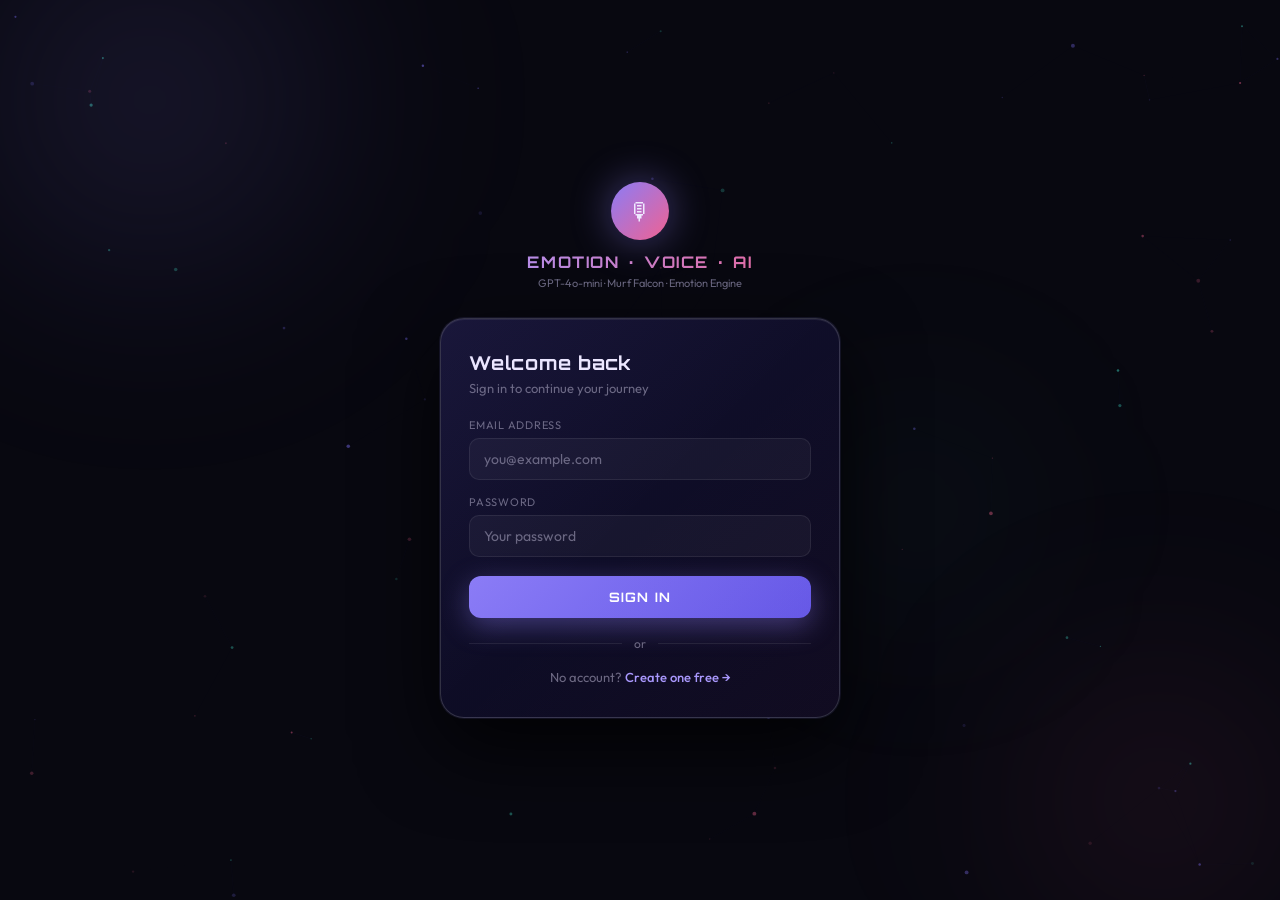
<file: frontend/bmi.html>
<!DOCTYPE html>
<html lang="en">
<head>
<meta charset="UTF-8"/><meta name="viewport" content="width=device-width, initial-scale=1.0"/>
<title>BMI & Health — Emotion Voice AI</title>
<link rel="stylesheet" href="style.css"/>
<style>
body{overflow-y:auto}
.bmi-grid{display:grid;grid-template-columns:1fr 1fr;gap:20px;margin-bottom:20px}
@media(max-width:640px){.bmi-grid{grid-template-columns:1fr}}
.bmi-form-card{padding:28px}
.calcbtn{width:100%;padding:13px;border-radius:12px;background:linear-gradient(135deg,var(--cyan),#2BA898);border:none;color:#04040f;font-family:var(--font-h);font-size:13px;font-weight:700;cursor:pointer;letter-spacing:.08em;transition:all .2s;box-shadow:0 8px 30px rgba(61,207,186,.3)}
.calcbtn:hover{transform:translateY(-2px);box-shadow:0 12px 40px rgba(61,207,186,.4)}
.bmi-result-card{padding:28px;display:flex;flex-direction:column;gap:16px}
.bval{font-family:var(--font-h);font-size:56px;font-weight:900;line-height:1}
.bcat{font-size:16px;font-weight:600;margin-top:4px}
.badv{font-size:13px;color:var(--muted);line-height:1.6}
.bmeter{height:8px;background:var(--bg3);border-radius:4px;overflow:hidden;margin-top:12px}
.bfill{height:100%;border-radius:4px;transition:width .8s cubic-bezier(.22,1,.36,1)}
.bscale{display:flex;justify-content:space-between;font-size:10px;color:var(--dim);margin-top:4px}
#rec-list{display:grid;grid-template-columns:repeat(auto-fit,minmax(180px,1fr));gap:12px}
.rcard{padding:16px;border-radius:14px;background:linear-gradient(145deg,rgba(20,18,50,.8),rgba(12,11,30,.9));border:1px solid var(--border);transition:all .25s}
.rcard:hover{border-color:rgba(61,207,186,.3);transform:translateY(-3px);box-shadow:0 12px 30px rgba(61,207,186,.1)}
.rcard .ri{font-size:24px;margin-bottom:8px}
.rcard .rt{font-size:12px;font-weight:600;margin-bottom:4px}
.rcard .rd{font-size:11px;color:var(--muted);line-height:1.5}
.lrec{color:var(--muted);font-size:12px;text-align:center;padding:30px;grid-column:1/-1;animation:sdotpulse 1.5s ease-in-out infinite}
.placeholder{display:flex;flex-direction:column;align-items:center;justify-content:center;height:100%;color:var(--muted);text-align:center;gap:12px;padding:30px 0}
</style>
</head>
<body>
<canvas id="bg-canvas"></canvas>
<div class="orb orb1"></div><div class="orb orb2"></div><div class="orb orb3"></div>

<nav class="top-nav">
  <a href="dashboard.html" class="back-btn">← Dashboard</a>
  <div>
    <div class="page-h" style="background:linear-gradient(90deg,var(--cyan),var(--v2));-webkit-background-clip:text;-webkit-text-fill-color:transparent;background-clip:text">BMI & HEALTH</div>
    <div style="font-size:11px;color:var(--muted);margin-top:2px">Calculate BMI + get AI-powered health recommendations</div>
  </div>
  <div class="nav-right" id="nav-user-area"></div>
</nav>

<div class="page-wrap page-wrap-md" style="position:relative;z-index:10">

  <div class="bmi-grid">
    <!-- Form -->
    <div class="card-3d bmi-form-card">
      <div class="sec-title" style="margin-bottom:20px">YOUR DETAILS</div>
      <div class="fg"><label>Weight (kg)</label><input type="number" id="wt" placeholder="e.g. 70" min="1"/></div>
      <div class="fg"><label>Height (cm)</label><input type="number" id="ht" placeholder="e.g. 175" min="50"/></div>
      <div class="fg"><label>Age</label><input type="number" id="ag" placeholder="e.g. 25" min="1"/></div>
      <div class="fg"><label>Gender</label>
        <select id="gn">
          <option value="not specified">Prefer not to say</option>
          <option value="male">Male</option>
          <option value="female">Female</option>
          <option value="other">Other</option>
        </select>
      </div>
      <button class="calcbtn" onclick="calcBMI()">CALCULATE + GET AI RECS</button>
    </div>

    <!-- Result -->
    <div class="card-3d bmi-result-card">
      <div id="bmi-placeholder" class="placeholder">
        <div style="font-size:52px;opacity:.25">⚖️</div>
        <div style="font-size:13px;line-height:1.6">Enter your details and click calculate to see your BMI score</div>
      </div>
      <div id="bmi-result" style="display:none">
        <div style="display:flex;align-items:baseline;gap:14px;flex-wrap:wrap">
          <div class="bval" id="bval">—</div>
          <div><div class="bcat" id="bcat">—</div><div class="badv" id="badv"></div></div>
        </div>
        <div class="bmeter"><div class="bfill" id="bfill"></div></div>
        <div class="bscale"><span>16</span><span>18.5</span><span>25</span><span>30</span><span>40+</span></div>
      </div>
    </div>
  </div>

  <!-- Recommendations -->
  <div class="card-3d" style="padding:24px">
    <div class="sec-title">AI RECOMMENDATIONS</div>
    <div id="rec-list">
      <div style="text-align:center;color:var(--muted);font-size:13px;padding:20px">Calculate your BMI to get personalized AI recommendations</div>
    </div>
  </div>

</div>

<script src="app.js"></script>
<script>
const user = Auth.require();
if(user) renderNav(user);
const email = user?.email;

const CMAP2={green:'#4ADE80',amber:'#F5A623',blue:'#60A5FA',red:'#F87171'};

async function calcBMI(){
  const w=parseFloat(document.getElementById('wt').value);
  const h=parseFloat(document.getElementById('ht').value);
  const a=parseInt(document.getElementById('ag').value)||25;
  const g=document.getElementById('gn').value;
  if(!w||!h){alert('Please enter weight and height.');return;}

  const res=await fetch('/api/bmi',{method:'POST',headers:{'Content-Type':'application/json'},body:JSON.stringify({weight_kg:w,height_cm:h})});
  const data=await res.json();
  if(data.error){alert(data.error);return;}

  document.getElementById('bmi-placeholder').style.display='none';
  document.getElementById('bmi-result').style.display='block';
  document.getElementById('bval').textContent=data.bmi;
  document.getElementById('bcat').textContent=data.category;
  document.getElementById('badv').textContent=data.advice;
  const col=CMAP2[data.color]||'#A594FF';
  document.getElementById('bval').style.color=col;
  document.getElementById('bcat').style.color=col;
  const pct=Math.min(100,Math.max(0,((data.bmi-15)/25)*100));
  document.getElementById('bfill').style.cssText=`width:${pct}%;background:${col}`;

  // Save
  if(email){
    const bmiData=Auth.getData(email,'bmi');
    bmiData.push({bmi:data.bmi,category:data.category,date:new Date().toLocaleDateString()});
    Auth.setData(email,'bmi',bmiData);
  }

  const rl=document.getElementById('rec-list');
  rl.innerHTML='<div class="lrec">Generating personalized recommendations…</div>';
  try{
    const rr=await fetch('/api/recommendations',{method:'POST',headers:{'Content-Type':'application/json'},body:JSON.stringify({bmi:data.bmi,category:data.category,age:a,gender:g})});
    const rd=await rr.json();
    rl.innerHTML='';
    rd.recommendations.forEach(r=>{const c=document.createElement('div');c.className='rcard';c.innerHTML=`<div class="ri">${r.icon}</div><div class="rt">${r.title}</div><div class="rd">${r.detail}</div>`;rl.appendChild(c);});
  }catch(e){rl.innerHTML='<div style="color:var(--muted);font-size:12px;grid-column:1/-1;padding:12px">Could not load recommendations.</div>';}
}
</script>
</body>
</html>
</file>
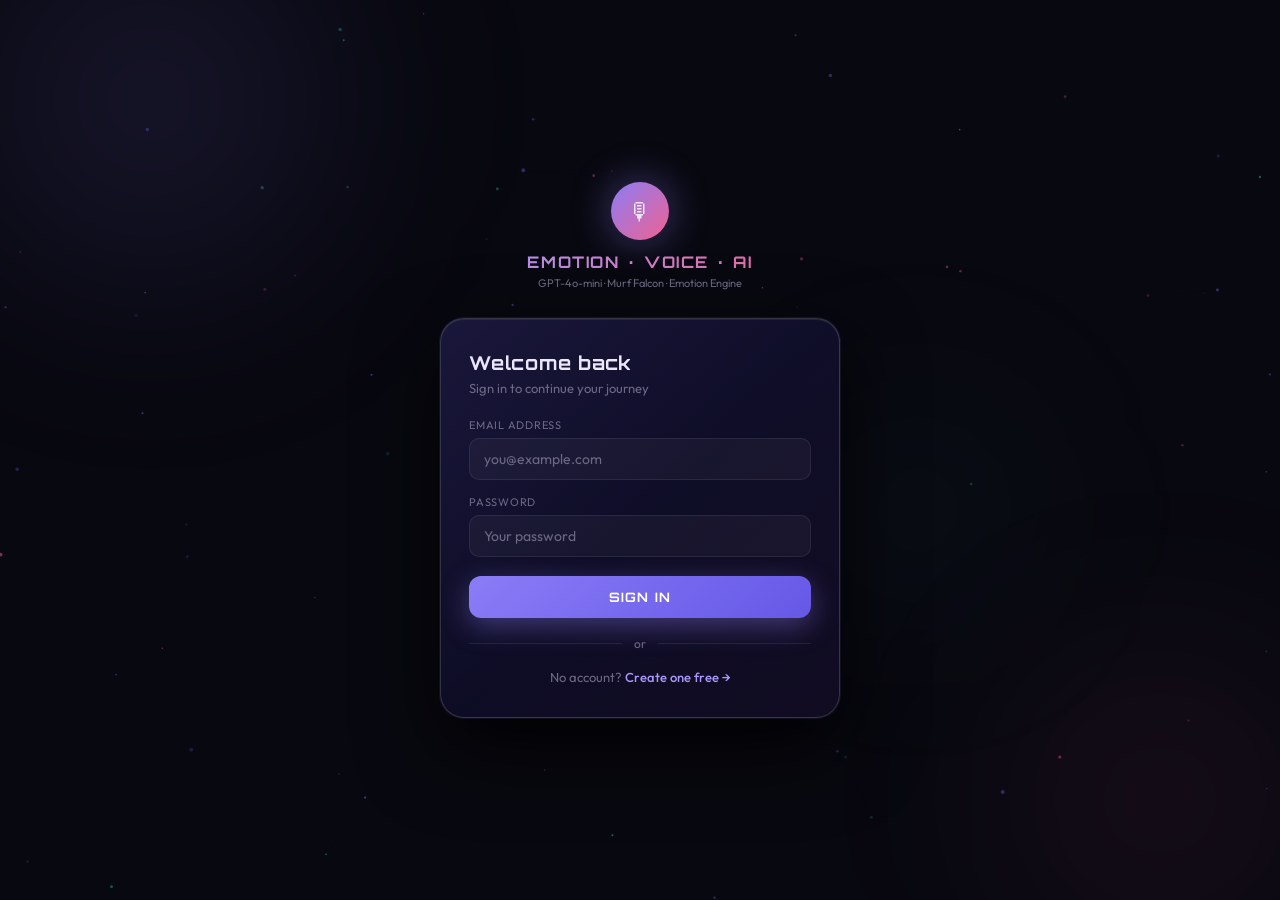
<file: frontend/chat.html>
<!DOCTYPE html>
<html lang="en">
<head>
<meta charset="UTF-8"/><meta name="viewport" content="width=device-width,initial-scale=1"/>
<title>Chat — Emotion Voice AI</title>
<link rel="stylesheet" href="style.css"/>
<style>
body{display:flex;flex-direction:column;height:100vh;overflow:hidden}
.chat-body{flex:1;display:flex;flex-direction:column;overflow:hidden;max-width:860px;width:100%;margin:0 auto;padding:0 16px}
.voice-toggle{display:flex;align-items:center;gap:6px;padding:5px 12px;border-radius:20px;border:1px solid var(--border);background:var(--glass);font-size:11px;color:var(--muted);cursor:pointer;transition:all .2s;user-select:none}
.voice-toggle.on{border-color:var(--cyan);color:var(--cyan);background:rgba(61,207,186,.1)}
.voice-toggle .vdot{width:6px;height:6px;border-radius:50%;background:var(--muted);transition:background .2s}
.voice-toggle.on .vdot{background:var(--cyan);box-shadow:0 0 6px var(--cyan)}
.voice-toggle.speaking{border-color:var(--rose);color:var(--rose);background:rgba(240,98,146,.1);animation:speakRing .8s ease-in-out infinite alternate}
@keyframes speakRing{from{box-shadow:0 0 0 0 rgba(240,98,146,.3)}to{box-shadow:0 0 0 4px rgba(240,98,146,0)}}
#emotion-strip{display:flex;gap:7px;padding:9px 0;overflow-x:auto;scrollbar-width:none;flex-shrink:0}
#emotion-strip::-webkit-scrollbar{display:none}
.e-pill{display:flex;align-items:center;gap:5px;padding:4px 12px;border-radius:20px;border:1px solid var(--border);background:var(--glass);font-size:11px;color:var(--muted);cursor:pointer;transition:all .2s;user-select:none;white-space:nowrap}
.e-pill:hover{border-color:var(--border-hi);color:var(--text)}
.e-pill.active{border-color:var(--v);color:var(--v2);background:rgba(139,124,246,.12)}
.e-pill .dot{width:5px;height:5px;border-radius:50%;flex-shrink:0}
#messages{flex:1;overflow-y:auto;padding:10px 0;display:flex;flex-direction:column;gap:12px;scrollbar-width:thin;scrollbar-color:var(--dim) transparent;min-height:0}
#messages::-webkit-scrollbar{width:3px}
#messages::-webkit-scrollbar-thumb{background:var(--dim);border-radius:2px}
.day-div{display:flex;align-items:center;gap:10px;flex-shrink:0}
.day-div::before,.day-div::after{content:'';flex:1;height:1px;background:var(--border)}
.day-div span{font-size:10px;color:var(--muted);letter-spacing:.08em;text-transform:uppercase;white-space:nowrap}
.msg-row{display:flex;gap:8px;align-items:flex-end;animation:msgIn .32s cubic-bezier(.22,1,.36,1)}
.msg-row.user{flex-direction:row-reverse}
@keyframes msgIn{from{opacity:0;transform:translateY(12px) scale(.97)}to{opacity:1;transform:none}}
.av{width:30px;height:30px;border-radius:50%;flex-shrink:0;display:flex;align-items:center;justify-content:center;font-size:13px}
.av.ai{background:linear-gradient(135deg,var(--v),var(--rose))}
.av.usr{background:var(--glass-b);border:1px solid var(--border)}
.mblock{display:flex;flex-direction:column;max-width:76%}
.msg-row.user .mblock{align-items:flex-end}
.bubble{padding:10px 15px;border-radius:16px;font-size:14px;line-height:1.65;word-break:break-word}
.user .bubble{background:linear-gradient(135deg,var(--v),#6358E8);color:#fff;border-bottom-right-radius:4px;box-shadow:0 4px 18px rgba(139,124,246,.3)}
.ai .bubble{background:linear-gradient(145deg,rgba(20,18,50,.9),rgba(14,13,38,.95));border:1px solid var(--border);border-bottom-left-radius:4px}
.ai.speaking-now .bubble{border-color:rgba(61,207,186,.4);box-shadow:0 0 14px rgba(61,207,186,.15)}
.mmeta{display:flex;align-items:center;gap:7px;margin-top:5px;padding:0 2px;flex-wrap:wrap}
.mmeta time{font-size:10px;color:var(--muted)}
.ebadge{font-size:10px;padding:2px 8px;border-radius:10px;border:1px solid;letter-spacing:.04em}
.cbar{height:3px;border-radius:2px;max-width:50px}
.speak-btn{display:flex;align-items:center;gap:4px;font-size:10px;padding:2px 9px;border-radius:10px;border:1px solid rgba(61,207,186,.35);color:var(--cyan);background:rgba(61,207,186,.07);cursor:pointer;transition:all .2s;user-select:none}
.speak-btn:hover{background:rgba(61,207,186,.15)}
.speak-btn.active{border-color:var(--rose);color:var(--rose);background:rgba(240,98,146,.08)}
.wbar{display:flex;gap:2px;align-items:center;height:12px;margin-top:6px;opacity:.35}
.wbar span{width:2px;border-radius:2px;background:var(--v);animation:wv 1.2s ease-in-out infinite}
@keyframes wv{0%,100%{height:3px}50%{height:11px}}
.ai.speaking-now .wbar{opacity:.8}
.ai.speaking-now .wbar span{background:var(--cyan)}
.typing-row{display:flex;gap:8px;align-items:flex-end;animation:msgIn .3s ease}
.tbubble{background:linear-gradient(145deg,rgba(20,18,50,.9),rgba(14,13,38,.95));border:1px solid var(--border);border-radius:16px;border-bottom-left-radius:4px;padding:13px 16px;display:flex;gap:5px;align-items:center}
.tbubble span{width:6px;height:6px;border-radius:50%;background:var(--muted);animation:tdot 1.2s ease-in-out infinite}
.tbubble span:nth-child(2){animation-delay:.18s}
.tbubble span:nth-child(3){animation-delay:.36s}
@keyframes tdot{0%,60%,100%{transform:translateY(0);opacity:.5}30%{transform:translateY(-6px);opacity:1}}
.err-bubble{background:rgba(240,98,146,.1);border:1px solid rgba(240,98,146,.3);color:var(--rose);padding:10px 14px;border-radius:16px;font-size:13px;max-width:76%}
#input-wrap{flex-shrink:0;padding:9px 0 14px;display:flex;flex-direction:column;gap:6px}
#voice-settings{display:flex;gap:10px;align-items:center;padding:6px 12px;background:rgba(14,13,38,.8);border:1px solid var(--border);border-radius:12px;flex-wrap:wrap}
#voice-settings label{font-size:10px;color:var(--muted);letter-spacing:.05em}
#voice-settings select,#voice-settings input[type=range]{background:rgba(255,255,255,.05);border:1px solid var(--border);border-radius:6px;color:var(--text);font-family:var(--font-b);font-size:11px;padding:3px 8px;outline:none}
#voice-settings input[type=range]{padding:0;width:70px;accent-color:var(--v)}
.vs-group{display:flex;align-items:center;gap:5px}
.vs-val{font-size:10px;color:var(--cyan);min-width:24px}
.irow{display:flex;gap:8px;align-items:center;background:linear-gradient(145deg,rgba(20,18,50,.9),rgba(12,11,35,.95));border:1px solid var(--border);border-radius:28px;padding:7px 7px 7px 16px;transition:border-color .2s;box-shadow:0 4px 20px rgba(0,0,0,.3)}
.irow:focus-within{border-color:var(--v);box-shadow:0 4px 20px rgba(0,0,0,.3),0 0 0 3px rgba(139,124,246,.1)}
#msg-input{flex:1;background:transparent;border:none;outline:none;color:var(--text);font-family:var(--font-b);font-size:14px;line-height:1.5;resize:none;max-height:90px;min-height:22px}
#msg-input::placeholder{color:var(--muted)}
#msg-input:disabled{opacity:.4}
.ibtn{width:34px;height:34px;border-radius:50%;flex-shrink:0;display:flex;align-items:center;justify-content:center;cursor:pointer;transition:all .2s;border:none;background:none}
.ibtn.mic{background:var(--glass-b);border:1px solid var(--border);color:var(--muted)}
.ibtn.mic:hover{border-color:var(--rose);color:var(--rose)}
.ibtn.mic.recording{background:rgba(240,98,146,.2);border-color:var(--rose);color:var(--rose);animation:mpulse 1s ease infinite}
@keyframes mpulse{0%,100%{box-shadow:0 0 0 0 rgba(240,98,146,.4)}50%{box-shadow:0 0 0 7px rgba(240,98,146,0)}}
.ibtn.send{background:linear-gradient(135deg,var(--v),var(--rose));box-shadow:0 4px 14px rgba(139,124,246,.5)}
.ibtn.send:hover{transform:scale(1.08)}
.ibtn.send:active{transform:scale(.94)}
.ibtn.send:disabled{opacity:.35;cursor:not-allowed;transform:none;box-shadow:none}
.ibtn.send svg{fill:#fff}
.ifooter{display:flex;justify-content:space-between;font-size:10px;color:var(--dim);padding:0 4px}
.murf-badge{font-size:10px;padding:2px 8px;border-radius:10px;border:1px solid rgba(61,207,186,.35);color:var(--cyan);background:rgba(61,207,186,.07)}
</style>
</head>
<body>
<canvas id="bg-canvas"></canvas>
<div class="orb orb1"></div><div class="orb orb2"></div><div class="orb orb3"></div>

<nav class="top-nav">
  <a href="dashboard.html" class="back-btn">← Dashboard</a>
  <span style="font-family:var(--font-h);font-size:13px;font-weight:700;letter-spacing:.08em;background:linear-gradient(90deg,var(--v2),var(--rose));-webkit-background-clip:text;-webkit-text-fill-color:transparent;background-clip:text">EMOTION CHAT</span>
  <div class="nav-right">
    <div class="voice-toggle" id="voice-toggle" onclick="toggleVoice()">
      <div class="vdot"></div><span id="vtxt">Voice Off</span>
    </div>
    <div class="status-pill"><div class="sdot" id="sdot"></div><span id="stext">Connecting...</span></div>
    <button class="hbtn2" onclick="clearChat()">Clear</button>
  </div>
</nav>

<div class="chat-body">
  <div id="emotion-strip">
    <div class="e-pill active"><div class="dot" style="background:#A899FF"></div>All</div>
    <div class="e-pill"><div class="dot" style="background:#F9D849"></div>Happy</div>
    <div class="e-pill"><div class="dot" style="background:#4DD9C0"></div>Calm</div>
    <div class="e-pill"><div class="dot" style="background:#6C7EE1"></div>Sad</div>
    <div class="e-pill"><div class="dot" style="background:#F06292"></div>Anxious</div>
    <div class="e-pill"><div class="dot" style="background:#FF6B6B"></div>Angry</div>
    <div class="e-pill"><div class="dot" style="background:#A78BFA"></div>Curious</div>
  </div>
  <div id="messages"></div>
  <div id="input-wrap">
    <div id="voice-settings" style="display:none">
      <div class="vs-group"><label>VOICE</label><select id="voice-select" onchange="TTS.selectedIdx=parseInt(this.value)"></select></div>
      <div class="vs-group"><label>RATE</label><input type="range" id="rate-slider" min="0.6" max="1.6" step="0.1" value="0.95" oninput="document.getElementById('rate-val').textContent=this.value"/><span class="vs-val" id="rate-val">0.95</span></div>
      <div class="vs-group"><label>PITCH</label><input type="range" id="pitch-slider" min="0.5" max="1.8" step="0.1" value="1.05" oninput="document.getElementById('pitch-val').textContent=this.value"/><span class="vs-val" id="pitch-val">1.05</span></div>
      <div class="vs-group" style="margin-left:auto"><button onclick="TTS.speak('Hello testing voice','neutral')" style="background:rgba(139,124,246,.15);border:1px solid rgba(139,124,246,.3);border-radius:8px;color:var(--v2);font-size:11px;padding:4px 10px;cursor:pointer;font-family:var(--font-b)">Test</button></div>
    </div>
    <div class="irow">
      <textarea id="msg-input" rows="1" placeholder="Express yourself... I'll sense your emotion"></textarea>
      <button class="ibtn mic" id="mic-btn"><svg width="14" height="14" viewBox="0 0 24 24" fill="currentColor"><path d="M12 1a4 4 0 0 1 4 4v7a4 4 0 0 1-8 0V5a4 4 0 0 1 4-4zm0 2a2 2 0 0 0-2 2v7a2 2 0 0 0 4 0V5a2 2 0 0 0-2-2zm7 8a1 1 0 0 1 .993.883L20 12a8 8 0 0 1-7 7.938V22h3a1 1 0 1 1 0 2H8a1 1 0 1 1 0-2h3v-2.062A8 8 0 0 1 4 12a1 1 0 1 1 2 0 6 6 0 0 0 12 0 1 1 0 0 1 1-1z"/></svg></button>
      <button class="ibtn send" id="send-btn"><svg width="14" height="14" viewBox="0 0 24 24"><path d="M2.01 21L23 12 2.01 3 2 10l15 2-15 2z"/></svg></button>
    </div>
    <div class="ifooter"><span>Enter to send · Shift+Enter new line</span><span id="hcount" style="color:var(--muted)"></span></div>
  </div>
</div>

<script src="app.js"></script>
<script>
const user=Auth.require();if(!user)throw '';
const email=user.email;
let chatData=Auth.getData(email,'chat');
let msgCount=0,isLoading=false,murfReady=false;
const msgsEl=document.getElementById('messages');

function setLoading(v){isLoading=v;document.getElementById('send-btn').disabled=v;document.getElementById('msg-input').disabled=v;}

function toggleVoice(){
  TTS.enabled=!TTS.enabled;
  const tog=document.getElementById('voice-toggle');
  tog.classList.toggle('on',TTS.enabled);
  document.getElementById('vtxt').textContent=TTS.enabled?'Voice On':'Voice Off';
  document.getElementById('voice-settings').style.display=TTS.enabled&&!murfReady?'flex':'none';
  if(TTS.enabled&&!TTS.voices.length)TTS.loadVoices().then(()=>TTS.populateSelect());
  if(!TTS.enabled)TTS.stop();
}

async function checkStatus(){
  try{
    const r=await fetch('/api/status');const d=await r.json();
    document.getElementById('sdot').className='sdot'+(d.openai?'':' warn');
    document.getElementById('stext').textContent=d.openai?d.model:'Fallback';
    murfReady=d.murf||false;
    if(murfReady){
      document.getElementById('vtxt').textContent='Murf Falcon';
      document.getElementById('voice-toggle').style.borderColor='rgba(61,207,186,.5)';
    }
  }catch(e){
    document.getElementById('sdot').className='sdot off';
    document.getElementById('stext').textContent='Offline';
  }
}

function addDivider(){const d=document.createElement('div');d.className='day-div';d.innerHTML='<span>'+today()+'</span>';msgsEl.appendChild(d);}

function addMsg(text,role,emotion,confidence,autoSpeak,audioB64,voiceStyle){
  const row=document.createElement('div');row.className='msg-row '+role;
  const av=document.createElement('div');av.className='av '+(role==='ai'?'ai':'usr');av.textContent=role==='ai'?'🤖':'👤';
  const block=document.createElement('div');block.className='mblock';
  const bubble=document.createElement('div');bubble.className='bubble';bubble.textContent=text;
  if(role==='ai'){const w=document.createElement('div');w.className='wbar';w.innerHTML=waveHTML(8);bubble.appendChild(w);}
  const meta=document.createElement('div');meta.className='mmeta';
  const t=document.createElement('time');t.textContent=fmt(new Date());meta.appendChild(t);
  if(emotion){
    const c=EC[emotion]||'#A594FF';
    const badge=document.createElement('span');badge.className='ebadge';badge.style.cssText='color:'+c+';border-color:'+c+'40;background:'+c+'15';badge.textContent=emotion;meta.appendChild(badge);
    if(confidence){const bar=document.createElement('div');bar.className='cbar';bar.style.cssText='width:'+Math.round(confidence*100)+'%;background:'+c+'60;height:3px;border-radius:2px';meta.appendChild(bar);}
  }
  if(voiceStyle){const mb=document.createElement('span');mb.className='murf-badge';mb.textContent='Murf: '+voiceStyle;meta.appendChild(mb);}
  if(role==='ai'){
    const spk=document.createElement('button');spk.className='speak-btn';
    spk.innerHTML='<svg width="10" height="10" viewBox="0 0 24 24" fill="currentColor"><path d="M3 9v6h4l5 5V4L7 9H3zm13.5 3c0-1.77-1.02-3.29-2.5-4.03v8.05c1.48-.73 2.5-2.25 2.5-4.02z"/></svg> Speak';
    let currentAudio=null;
    spk.onclick=()=>{
      if(audioB64){
        if(currentAudio){currentAudio.pause();currentAudio=null;spk.innerHTML='<svg width="10" height="10" viewBox="0 0 24 24" fill="currentColor"><path d="M3 9v6h4l5 5V4L7 9H3zm13.5 3c0-1.77-1.02-3.29-2.5-4.03v8.05c1.48-.73 2.5-2.25 2.5-4.02z"/></svg> Speak';spk.classList.remove('active');row.classList.remove('speaking-now');document.getElementById('voice-toggle').classList.remove('speaking');}
        else{currentAudio=new Audio('data:audio/mp3;base64,'+audioB64);spk.innerHTML='<svg width="10" height="10" viewBox="0 0 24 24" fill="currentColor"><path d="M6 19h4V5H6v14zm8-14v14h4V5h-4z"/></svg> Stop';spk.classList.add('active');row.classList.add('speaking-now');document.getElementById('voice-toggle').classList.add('speaking');currentAudio.onended=()=>{spk.innerHTML='<svg width="10" height="10" viewBox="0 0 24 24" fill="currentColor"><path d="M3 9v6h4l5 5V4L7 9H3zm13.5 3c0-1.77-1.02-3.29-2.5-4.03v8.05c1.48-.73 2.5-2.25 2.5-4.02z"/></svg> Speak';spk.classList.remove('active');row.classList.remove('speaking-now');document.getElementById('voice-toggle').classList.remove('speaking');currentAudio=null;};currentAudio.play();}
      } else {
        if(TTS.speaking){TTS.stop();spk.innerHTML='<svg width="10" height="10" viewBox="0 0 24 24" fill="currentColor"><path d="M3 9v6h4l5 5V4L7 9H3zm13.5 3c0-1.77-1.02-3.29-2.5-4.03v8.05c1.48-.73 2.5-2.25 2.5-4.02z"/></svg> Speak';spk.classList.remove('active');row.classList.remove('speaking-now');document.getElementById('voice-toggle').classList.remove('speaking');}
        else{spk.innerHTML='<svg width="10" height="10" viewBox="0 0 24 24" fill="currentColor"><path d="M6 19h4V5H6v14zm8-14v14h4V5h-4z"/></svg> Stop';spk.classList.add('active');row.classList.add('speaking-now');document.getElementById('voice-toggle').classList.add('speaking');TTS.speak(text,emotion||'neutral',null,()=>{spk.innerHTML='<svg width="10" height="10" viewBox="0 0 24 24" fill="currentColor"><path d="M3 9v6h4l5 5V4L7 9H3zm13.5 3c0-1.77-1.02-3.29-2.5-4.03v8.05c1.48-.73 2.5-2.25 2.5-4.02z"/></svg> Speak';spk.classList.remove('active');row.classList.remove('speaking-now');document.getElementById('voice-toggle').classList.remove('speaking');});}
      }
    };
    meta.appendChild(spk);
  }
  block.appendChild(bubble);block.appendChild(meta);row.appendChild(av);row.appendChild(block);msgsEl.appendChild(row);msgsEl.scrollTop=msgsEl.scrollHeight;
  if(autoSpeak&&TTS.enabled&&role==='ai'&&!audioB64){setTimeout(()=>meta.querySelector('.speak-btn')?.click(),200);}
  if(audioB64&&TTS.enabled&&role==='ai'){setTimeout(()=>meta.querySelector('.speak-btn')?.click(),200);}
}

function addError(text){const row=document.createElement('div');row.className='msg-row ai';const av=document.createElement('div');av.className='av ai';av.textContent='!';const e=document.createElement('div');e.className='err-bubble';e.textContent=text;row.appendChild(av);row.appendChild(e);msgsEl.appendChild(row);msgsEl.scrollTop=msgsEl.scrollHeight;}
function showTyping(){const r=document.createElement('div');r.className='typing-row';r.id='typing';const av=document.createElement('div');av.className='av ai';av.textContent='🤖';const tb=document.createElement('div');tb.className='tbubble';tb.innerHTML='<span></span><span></span><span></span>';r.appendChild(av);r.appendChild(tb);msgsEl.appendChild(r);msgsEl.scrollTop=msgsEl.scrollHeight;}
function removeTyping(){document.getElementById('typing')?.remove();}

async function sendMsg(){
  const inp=document.getElementById('msg-input');
  const text=inp.value.trim();
  if(!text||isLoading)return;
  if(msgCount===0)addDivider();
  const timeStr=fmt(new Date());
  addMsg(text,'user',null,null,false,null,null);
  inp.value='';inp.style.height='auto';msgCount++;setLoading(true);showTyping();
  try{
    const res=await fetch('/api/chat',{method:'POST',headers:{'Content-Type':'application/json'},body:JSON.stringify({message:text,tts:TTS.enabled})});
    const data=await res.json();removeTyping();
    if(!res.ok){addError(data.error||'Something went wrong.');}
    else{
      addMsg(data.reply,'ai',data.emotion,data.confidence,true,data.audio_base64||null,data.voice_style||null);
      document.getElementById('hcount').textContent=data.history_len+' exchange'+(data.history_len!==1?'s':'')+' in memory';
      chatData.push({role:'user',content:text,emotion:data.emotion,time:timeStr});
      chatData.push({role:'ai',content:data.reply,emotion:data.emotion,confidence:data.confidence,time:timeStr});
      Auth.setData(email,'chat',chatData);
      murfReady=data.murf_ready||false;
    }
  }catch(e){removeTyping();addError('Cannot reach server. Is Flask running on port 5000?');}
  finally{setLoading(false);}
}
window.sendMsg=sendMsg;

function clearChat(){
  TTS.stop();fetch('/api/chat/clear',{method:'POST'}).catch(()=>{});
  msgsEl.innerHTML='';msgCount=0;document.getElementById('hcount').textContent='';
  setTimeout(()=>{addDivider();addMsg("Chat cleared! What's on your mind?",'ai','calm',.9,true,null,null);msgCount++;},200);
}

document.getElementById('msg-input').addEventListener('input',function(){this.style.height='auto';this.style.height=Math.min(this.scrollHeight,90)+'px';});
document.getElementById('msg-input').addEventListener('keydown',e=>{if(e.key==='Enter'&&!e.shiftKey){e.preventDefault();sendMsg();}});
document.getElementById('send-btn').addEventListener('click',sendMsg);
document.getElementById('mic-btn').addEventListener('click',()=>SR.toggle());
document.querySelectorAll('.e-pill').forEach(p=>{p.addEventListener('click',()=>{document.querySelectorAll('.e-pill').forEach(x=>x.classList.remove('active'));p.classList.add('active');});});

SR.init();
TTS.loadVoices().then(()=>TTS.populateSelect());
checkStatus();
setTimeout(()=>{addDivider();addMsg('Welcome back, '+user.name.split(' ')[0]+'! I detect your emotion and respond with care. Enable Voice above to hear Murf Falcon speak.','ai','warm',.95,false,null,null);msgCount++;},400);
</script>
</body>
</html>
</file>
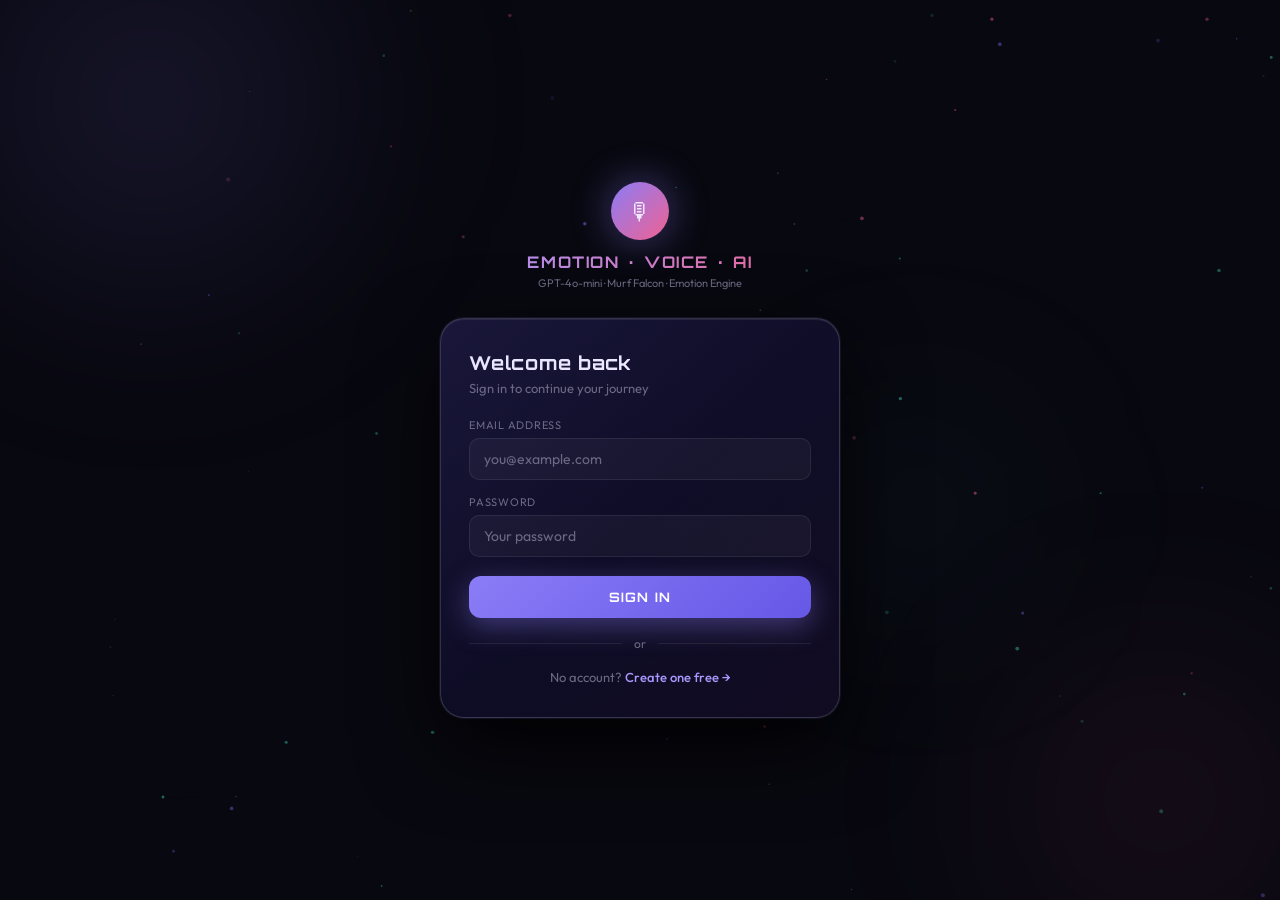
<file: frontend/history.html>
<!DOCTYPE html>
<html lang="en">
<head>
<meta charset="UTF-8"/><meta name="viewport" content="width=device-width, initial-scale=1.0"/>
<title>Emotion History — Emotion Voice AI</title>
<link rel="stylesheet" href="style.css"/>
<style>
body{overflow-y:auto}
.emotion-chart{display:grid;grid-template-columns:repeat(auto-fit,minmax(130px,1fr));gap:12px;margin-bottom:24px}
.echart-card{padding:18px;border-radius:16px;background:linear-gradient(145deg,rgba(20,18,50,.8),rgba(12,11,30,.9));border:1px solid var(--border);text-align:center;transition:all .25s;cursor:default}
.echart-card:hover{transform:translateY(-4px);box-shadow:0 12px 30px rgba(0,0,0,.3)}
.ec-emoji{font-size:28px;margin-bottom:8px}
.ec-name{font-size:12px;font-weight:500;margin-bottom:4px;text-transform:capitalize}
.ec-count{font-family:var(--font-h);font-size:22px;font-weight:700}
.ec-bar{height:4px;border-radius:2px;margin-top:8px}

.hist-item{display:flex;gap:16px;padding:16px 0;border-bottom:1px solid var(--border);animation:msgIn .3s ease}
@keyframes msgIn{from{opacity:0;transform:translateY(8px)}to{opacity:1;transform:none}}
.hist-item:last-child{border:none}
.hist-dot{width:12px;height:12px;border-radius:50%;flex-shrink:0;margin-top:4px}
.hist-meta{display:flex;align-items:center;gap:8px;margin-bottom:6px;flex-wrap:wrap}
.hist-time{font-size:11px;color:var(--muted)}
.hist-emo{font-size:10px;padding:2px 8px;border-radius:10px;border:1px solid;letter-spacing:.04em}
.hist-q{font-size:13px;color:var(--muted);margin-bottom:4px}
.hist-q span{color:var(--text)}
.hist-a{font-size:13px;line-height:1.6;color:var(--muted)}
.clear-hist-btn{padding:8px 18px;border-radius:10px;border:1px solid rgba(240,96,138,.3);background:rgba(240,96,138,.08);color:var(--rose);font-size:12px;cursor:pointer;font-family:var(--font-b);transition:all .2s}
.clear-hist-btn:hover{background:rgba(240,96,138,.15);border-color:var(--rose)}
.stat-bar{height:6px;background:var(--bg3);border-radius:3px;overflow:hidden;margin-top:8px}
.stat-fill{height:100%;border-radius:3px;transition:width 1s ease}
</style>
</head>
<body>
<canvas id="bg-canvas"></canvas>
<div class="orb orb1"></div><div class="orb orb2"></div><div class="orb orb3"></div>

<nav class="top-nav">
  <a href="dashboard.html" class="back-btn">← Dashboard</a>
  <div style="flex:1">
    <div class="page-h" style="background:linear-gradient(90deg,var(--rose),var(--amber));-webkit-background-clip:text;-webkit-text-fill-color:transparent;background-clip:text">EMOTION HISTORY</div>
    <div style="font-size:11px;color:var(--muted);margin-top:2px">Your emotional journey and conversation patterns</div>
  </div>
  <div class="nav-right">
    <button class="clear-hist-btn" onclick="clearHistory()">Clear History</button>
    <div id="nav-user-area" style="display:flex;align-items:center;gap:8px"></div>
  </div>
</nav>

<div class="page-wrap" style="position:relative;z-index:10">

  <!-- Emotion chart cards -->
  <div class="sec-title">EMOTION BREAKDOWN</div>
  <div class="emotion-chart" id="emo-chart">
    <div style="grid-column:1/-1;text-align:center;color:var(--muted);font-size:13px;padding:20px">No emotion data yet — start chatting!</div>
  </div>

  <!-- Timeline -->
  <div class="card-3d" style="padding:24px">
    <div class="sec-title">CONVERSATION TIMELINE</div>
    <div id="hist-timeline">
      <div class="empty-state"><div class="ei">📭</div><p>No conversations yet.<br>Head to <a href="chat.html" style="color:var(--v2)">Chat</a> and start talking!</p></div>
    </div>
  </div>

</div>

<script src="app.js"></script>
<script>
const user = Auth.require();
if(user) renderNav(user);
const email = user?.email;

function load(){
  const chatData = Auth.getData(email,'chat');

  // Rebuild emo stats
  const emoStats={};
  chatData.filter(m=>m.role==='ai'&&m.emotion).forEach(m=>{ emoStats[m.emotion]=(emoStats[m.emotion]||0)+1; });
  const total=Object.values(emoStats).reduce((a,b)=>a+b,0)||1;

  // Chart
  const chartEl=document.getElementById('emo-chart');
  if(!Object.keys(emoStats).length){
    chartEl.innerHTML='<div style="grid-column:1/-1;text-align:center;color:var(--muted);font-size:13px;padding:20px">No emotion data yet — start chatting!</div>';
  } else {
    chartEl.innerHTML=Object.entries(emoStats).sort((a,b)=>b[1]-a[1]).map(([emo,cnt])=>`
      <div class="echart-card" style="border-color:${EC[emo]||'#fff'}30">
        <div class="ec-emoji">${EMO_EMOJI[emo]||'💬'}</div>
        <div class="ec-name">${emo}</div>
        <div class="ec-count" style="color:${EC[emo]||'#fff'}">${cnt}</div>
        <div class="ec-bar" style="width:${Math.round(cnt/total*100)}%;background:${EC[emo]||'#fff'}50;margin:8px auto 0"></div>
      </div>`).join('');
  }

  // Timeline
  const timelineEl=document.getElementById('hist-timeline');
  const userMsgs=chatData.filter(m=>m.role==='user');
  if(!userMsgs.length){
    timelineEl.innerHTML='<div class="empty-state"><div class="ei">📭</div><p>No conversations yet.<br>Head to <a href="chat.html" style="color:var(--v2)">Chat</a> and start talking!</p></div>';
    return;
  }
  timelineEl.innerHTML=userMsgs.slice(-30).reverse().map(m=>{
    const idx=chatData.indexOf(m);
    const ai=chatData[idx+1];
    const c=EC[m.emotion]||'#A594FF';
    return `<div class="hist-item">
      <div class="hist-dot" style="background:${c};box-shadow:0 0 8px ${c}60"></div>
      <div style="flex:1">
        <div class="hist-meta">
          <span class="hist-time">${m.time||''}</span>
          ${m.emotion?`<span class="hist-emo" style="color:${c};border-color:${c}40;background:${c}15">${m.emotion}</span>`:''}
        </div>
        <div class="hist-q">You: <span>${m.content.length>80?m.content.slice(0,80)+'…':m.content}</span></div>
        ${ai?`<div class="hist-a">${ai.content.length>100?ai.content.slice(0,100)+'…':ai.content}</div>`:''}
      </div>
    </div>`;}).join('');
}

function clearHistory(){
  if(!confirm('Clear all conversation history? This cannot be undone.'))return;
  Auth.setData(email,'chat',[]);
  load();
}

load();
</script>
</body>
</html>
</file>
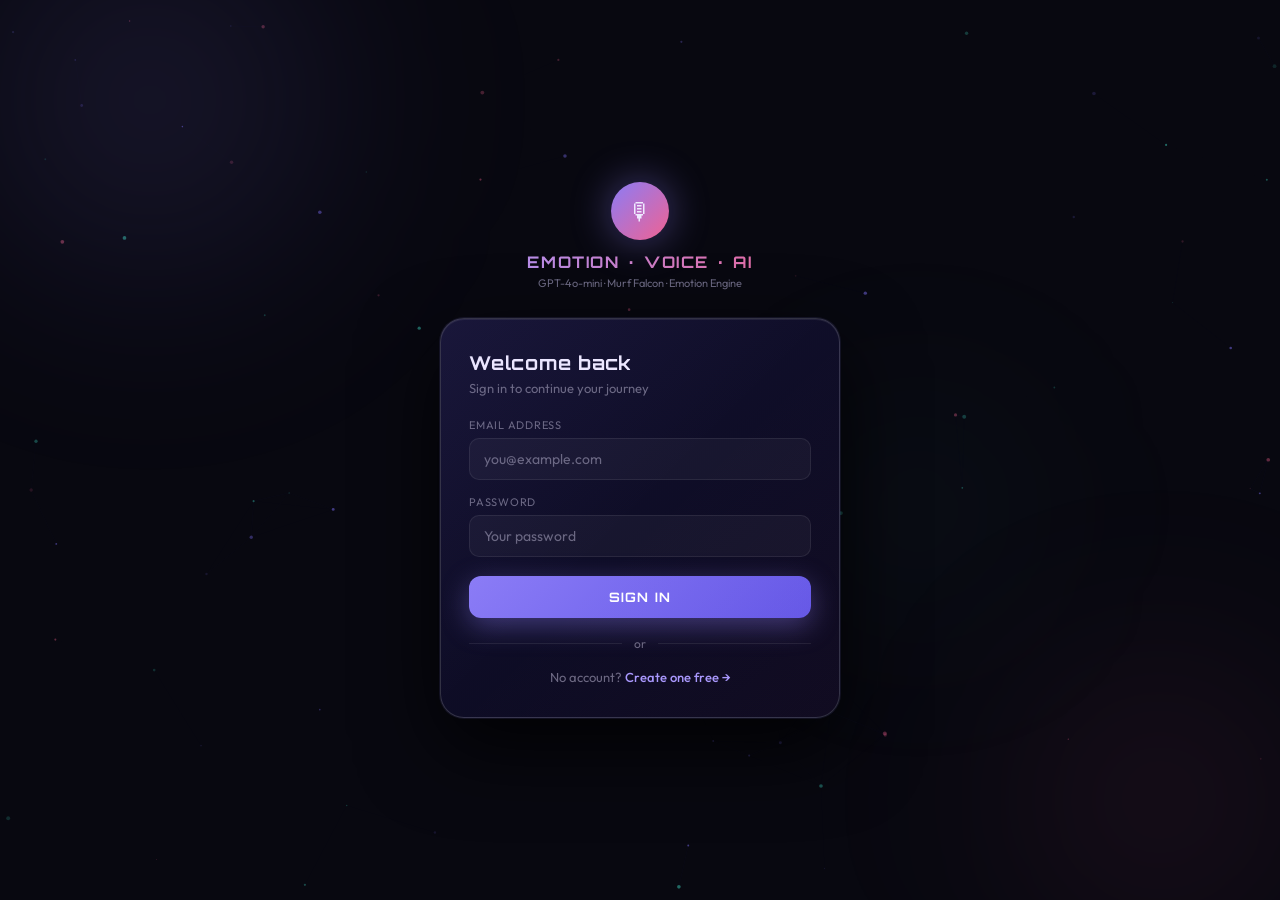
<file: frontend/login.html>
<!DOCTYPE html>
<html lang="en">
<head>
<meta charset="UTF-8"/><meta name="viewport" content="width=device-width,initial-scale=1"/>
<title>Login — Emotion Voice AI</title>
<link rel="stylesheet" href="style.css"/>
<style>
body{display:flex;align-items:center;justify-content:center;min-height:100vh;overflow:hidden}
.wrap{width:100%;max-width:440px;padding:20px;position:relative;z-index:10}
.logo{text-align:center;margin-bottom:28px}
.logo-ring{width:58px;height:58px;border-radius:50%;background:linear-gradient(135deg,var(--v),var(--rose));display:flex;align-items:center;justify-content:center;font-size:24px;margin:0 auto 12px;box-shadow:0 0 40px rgba(139,124,246,.45);animation:lp 3s ease-in-out infinite}
@keyframes lp{0%,100%{box-shadow:0 0 40px rgba(139,124,246,.45)}50%{box-shadow:0 0 60px rgba(139,124,246,.7),0 0 80px rgba(240,98,146,.3)}}
.logo h1{font-family:var(--font-h);font-size:16px;font-weight:700;letter-spacing:.1em;background:linear-gradient(90deg,var(--v2),var(--rose));-webkit-background-clip:text;-webkit-text-fill-color:transparent;background-clip:text}
.logo p{font-size:11px;color:var(--muted);margin-top:4px}
.box{padding:32px 28px}
.btitle{font-family:var(--font-h);font-size:19px;font-weight:700;letter-spacing:.04em;margin-bottom:5px}
.bsub{font-size:13px;color:var(--muted);margin-bottom:22px}
.field{margin-bottom:15px}
.field label{display:block;font-size:11px;color:var(--muted);letter-spacing:.07em;text-transform:uppercase;margin-bottom:6px}
.field input{width:100%;padding:11px 14px;background:rgba(255,255,255,.04);border:1px solid var(--border);border-radius:10px;color:var(--text);font-family:var(--font-b);font-size:14px;outline:none;transition:all .2s}
.field input:focus{border-color:var(--v);box-shadow:0 0 0 3px rgba(139,124,246,.15)}
.field input::placeholder{color:var(--muted)}
.btn{width:100%;padding:13px;background:linear-gradient(135deg,var(--v),#6358E8);border:none;border-radius:12px;color:#fff;font-family:var(--font-h);font-size:13px;font-weight:700;letter-spacing:.08em;cursor:pointer;box-shadow:0 8px 28px rgba(139,124,246,.4);transition:all .2s;margin-top:4px}
.btn:hover{transform:translateY(-2px);box-shadow:0 12px 36px rgba(139,124,246,.5)}
.btn:active{transform:translateY(0)}
.div{display:flex;align-items:center;gap:12px;margin:18px 0;font-size:12px;color:var(--muted)}
.div::before,.div::after{content:'';flex:1;height:1px;background:var(--border)}
.sw{text-align:center;font-size:13px;color:var(--muted)}
.sw a{color:var(--v2);text-decoration:none;font-weight:500}
.sw a:hover{color:#fff}
.err{background:rgba(240,98,146,.1);border:1px solid rgba(240,98,146,.3);color:var(--rose);padding:10px 14px;border-radius:10px;font-size:12px;margin-bottom:14px;display:none}
</style>
</head>
<body>
<canvas id="bg-canvas"></canvas>
<div class="orb orb1"></div><div class="orb orb2"></div><div class="orb orb3"></div>
<div class="wrap">
  <div class="logo">
    <div class="logo-ring">🎙</div>
    <h1>EMOTION · VOICE · AI</h1>
    <p>GPT-4o-mini · Murf Falcon · Emotion Engine</p>
  </div>
  <div class="card-3d box">
    <div class="btitle">Welcome back</div>
    <div class="bsub">Sign in to continue your journey</div>
    <div class="err" id="err"></div>
    <div class="field"><label>Email address</label><input type="email" id="email" placeholder="you@example.com" autocomplete="email"/></div>
    <div class="field"><label>Password</label><input type="password" id="pass" placeholder="Your password" autocomplete="current-password"/></div>
    <button class="btn" onclick="doLogin()">SIGN IN</button>
    <div class="div">or</div>
    <div class="sw">No account? <a href="signup.html">Create one free →</a></div>
  </div>
</div>
<script src="app.js"></script>
<script>
if(Auth.currentEmail()) window.location.href='dashboard.html';
function doLogin(){
  const email=document.getElementById('email').value.trim();
  const pass=document.getElementById('pass').value;
  const err=document.getElementById('err');
  err.style.display='none';
  const r=Auth.login(email,pass);
  if(!r.ok){err.textContent=r.msg;err.style.display='block';return;}
  window.location.href='dashboard.html';
}
document.getElementById('pass').addEventListener('keydown',e=>{if(e.key==='Enter')doLogin();});
document.getElementById('email').addEventListener('keydown',e=>{if(e.key==='Enter')doLogin();});
</script>
</body>
</html>
</file>
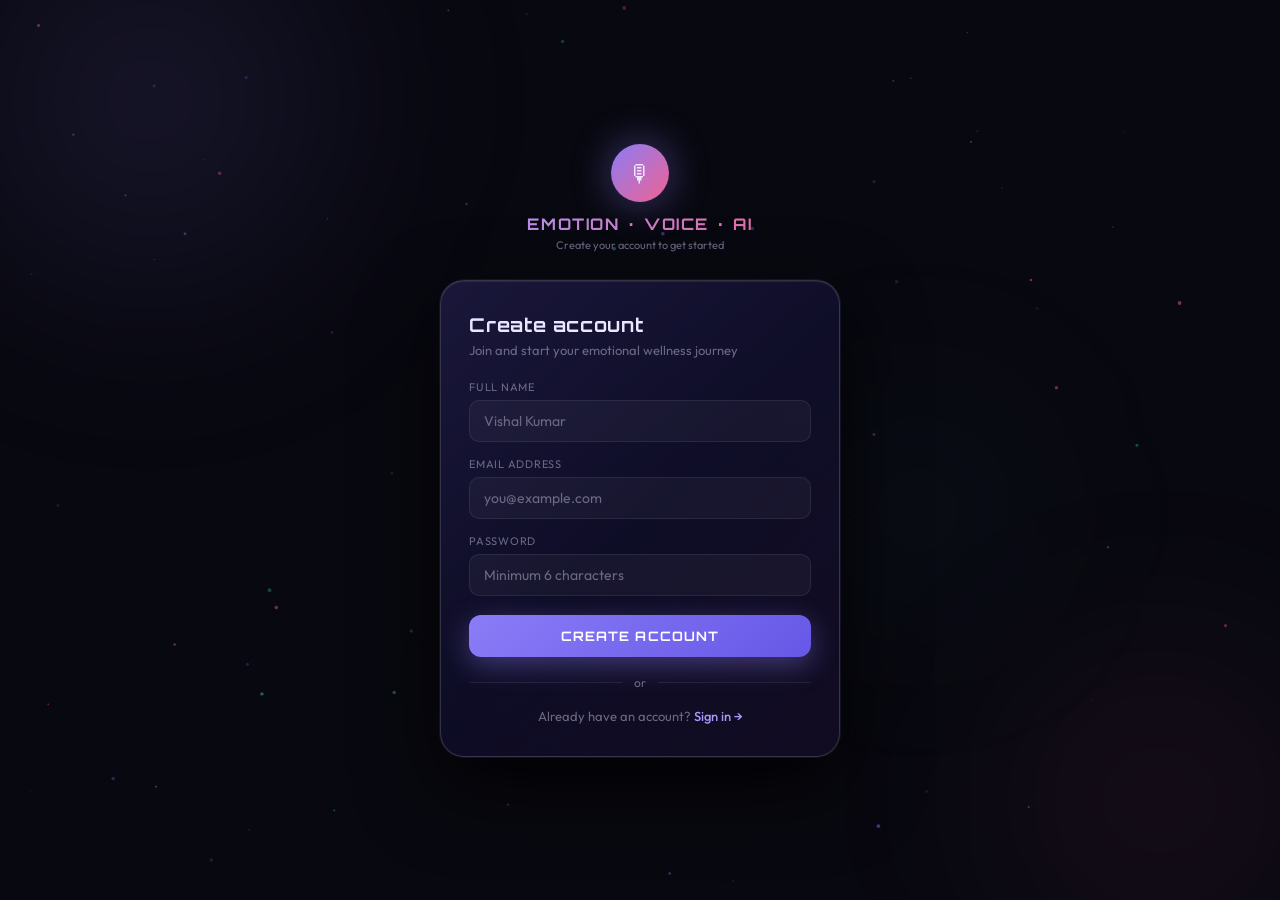
<file: frontend/signup.html>
<!DOCTYPE html>
<html lang="en">
<head>
<meta charset="UTF-8"/><meta name="viewport" content="width=device-width,initial-scale=1"/>
<title>Sign Up — Emotion Voice AI</title>
<link rel="stylesheet" href="style.css"/>
<style>
body{display:flex;align-items:center;justify-content:center;min-height:100vh;overflow:hidden}
.wrap{width:100%;max-width:440px;padding:20px;position:relative;z-index:10}
.logo{text-align:center;margin-bottom:28px}
.logo-ring{width:58px;height:58px;border-radius:50%;background:linear-gradient(135deg,var(--v),var(--rose));display:flex;align-items:center;justify-content:center;font-size:24px;margin:0 auto 12px;box-shadow:0 0 40px rgba(139,124,246,.45);animation:lp 3s ease-in-out infinite}
@keyframes lp{0%,100%{box-shadow:0 0 40px rgba(139,124,246,.45)}50%{box-shadow:0 0 60px rgba(139,124,246,.7),0 0 80px rgba(240,98,146,.3)}}
.logo h1{font-family:var(--font-h);font-size:16px;font-weight:700;letter-spacing:.1em;background:linear-gradient(90deg,var(--v2),var(--rose));-webkit-background-clip:text;-webkit-text-fill-color:transparent;background-clip:text}
.logo p{font-size:11px;color:var(--muted);margin-top:4px}
.box{padding:32px 28px}
.btitle{font-family:var(--font-h);font-size:19px;font-weight:700;letter-spacing:.04em;margin-bottom:5px}
.bsub{font-size:13px;color:var(--muted);margin-bottom:22px}
.field{margin-bottom:15px}
.field label{display:block;font-size:11px;color:var(--muted);letter-spacing:.07em;text-transform:uppercase;margin-bottom:6px}
.field input{width:100%;padding:11px 14px;background:rgba(255,255,255,.04);border:1px solid var(--border);border-radius:10px;color:var(--text);font-family:var(--font-b);font-size:14px;outline:none;transition:all .2s}
.field input:focus{border-color:var(--v);box-shadow:0 0 0 3px rgba(139,124,246,.15)}
.field input::placeholder{color:var(--muted)}
.btn{width:100%;padding:13px;background:linear-gradient(135deg,var(--v),#6358E8);border:none;border-radius:12px;color:#fff;font-family:var(--font-h);font-size:13px;font-weight:700;letter-spacing:.08em;cursor:pointer;box-shadow:0 8px 28px rgba(139,124,246,.4);transition:all .2s;margin-top:4px}
.btn:hover{transform:translateY(-2px);box-shadow:0 12px 36px rgba(139,124,246,.5)}
.btn:active{transform:translateY(0)}
.div{display:flex;align-items:center;gap:12px;margin:18px 0;font-size:12px;color:var(--muted)}
.div::before,.div::after{content:'';flex:1;height:1px;background:var(--border)}
.sw{text-align:center;font-size:13px;color:var(--muted)}
.sw a{color:var(--v2);text-decoration:none;font-weight:500}
.sw a:hover{color:#fff}
.err{background:rgba(240,98,146,.1);border:1px solid rgba(240,98,146,.3);color:var(--rose);padding:10px 14px;border-radius:10px;font-size:12px;margin-bottom:14px;display:none}
</style>
</head>
<body>
<canvas id="bg-canvas"></canvas>
<div class="orb orb1"></div><div class="orb orb2"></div><div class="orb orb3"></div>
<div class="wrap">
  <div class="logo">
    <div class="logo-ring">🎙</div>
    <h1>EMOTION · VOICE · AI</h1>
    <p>Create your account to get started</p>
  </div>
  <div class="card-3d box">
    <div class="btitle">Create account</div>
    <div class="bsub">Join and start your emotional wellness journey</div>
    <div class="err" id="err"></div>
    <div class="field"><label>Full name</label><input type="text" id="name" placeholder="Vishal Kumar" autocomplete="name"/></div>
    <div class="field"><label>Email address</label><input type="email" id="email" placeholder="you@example.com" autocomplete="email"/></div>
    <div class="field"><label>Password</label><input type="password" id="pass" placeholder="Minimum 6 characters" autocomplete="new-password"/></div>
    <button class="btn" onclick="doSignup()">CREATE ACCOUNT</button>
    <div class="div">or</div>
    <div class="sw">Already have an account? <a href="login.html">Sign in →</a></div>
  </div>
</div>
<script src="app.js"></script>
<script>
if(Auth.currentEmail()) window.location.href='dashboard.html';
function doSignup(){
  const name=document.getElementById('name').value.trim();
  const email=document.getElementById('email').value.trim();
  const pass=document.getElementById('pass').value;
  const err=document.getElementById('err');
  err.style.display='none';
  const r=Auth.signup(name,email,pass);
  if(!r.ok){err.textContent=r.msg;err.style.display='block';return;}
  window.location.href='dashboard.html';
}
document.getElementById('pass').addEventListener('keydown',e=>{if(e.key==='Enter')doSignup();});
</script>
</body>
</html>
</file>
<file: frontend/style.css>
@import url('https://fonts.googleapis.com/css2?family=Orbitron:wght@400;600;700;900&family=Outfit:wght@300;400;500;600&display=swap');
*,*::before,*::after{box-sizing:border-box;margin:0;padding:0}
html,body{height:100%;font-family:'Outfit',sans-serif}
:root{
  --bg:#080810;--bg2:#0f0f1a;--bg3:#16162a;
  --glass:rgba(255,255,255,0.04);--glass-b:rgba(255,255,255,0.08);
  --border:rgba(255,255,255,0.08);--border-hi:rgba(255,255,255,0.16);
  --text:#EEE9FF;--muted:#6B6882;--dim:#3A3752;
  --v:#8B7CF6;--v2:#A899FF;--v3:#6358E8;
  --rose:#F06292;--cyan:#4DD9C0;--amber:#F9A825;
  --font-h:'Orbitron',monospace;--font-b:'Outfit',sans-serif;--r:16px;
}
body{background:var(--bg);color:var(--text);position:relative;min-height:100vh}
#bg-canvas{position:fixed;inset:0;z-index:0;pointer-events:none}
.orb{position:fixed;border-radius:50%;filter:blur(100px);pointer-events:none;z-index:1;animation:orbFloat 8s ease-in-out infinite alternate}
.orb1{width:500px;height:500px;background:radial-gradient(circle,rgba(139,124,246,.18),transparent 70%);top:-150px;left:-100px}
.orb2{width:400px;height:400px;background:radial-gradient(circle,rgba(240,98,146,.12),transparent 70%);bottom:-100px;right:-80px;animation-delay:-4s}
.orb3{width:300px;height:300px;background:radial-gradient(circle,rgba(77,217,192,.08),transparent 70%);top:40%;left:60%;animation-delay:-2s}
@keyframes orbFloat{from{transform:translate(0,0) scale(1)}to{transform:translate(40px,30px) scale(1.1)}}

/* Card 3D */
.card-3d{background:linear-gradient(145deg,rgba(20,18,50,.96),rgba(10,9,30,.98));border:1px solid var(--border-hi);border-radius:24px;box-shadow:0 0 0 1px rgba(139,124,246,.1),0 30px 80px rgba(0,0,0,.8),inset 0 1px 0 rgba(255,255,255,.08);backdrop-filter:blur(20px);position:relative;overflow:hidden}
.card-3d::before{content:'';position:absolute;inset:0;background:linear-gradient(135deg,rgba(139,124,246,.05) 0%,transparent 50%,rgba(240,98,146,.03) 100%);pointer-events:none}

/* Top nav */
.top-nav{display:flex;align-items:center;gap:12px;padding:14px 20px;border-bottom:1px solid var(--border);background:rgba(8,8,16,.85);backdrop-filter:blur(20px);position:sticky;top:0;z-index:100}
.nav-logo{display:flex;align-items:center;gap:10px;text-decoration:none}
.nav-logo .ring{width:34px;height:34px;border-radius:50%;background:linear-gradient(135deg,var(--v),var(--rose));display:flex;align-items:center;justify-content:center;font-size:15px;box-shadow:0 0 16px rgba(139,124,246,.4)}
.nav-logo span{font-family:var(--font-h);font-size:12px;font-weight:700;letter-spacing:.08em;background:linear-gradient(90deg,var(--v2),var(--rose));-webkit-background-clip:text;-webkit-text-fill-color:transparent;background-clip:text}
.nav-right{margin-left:auto;display:flex;align-items:center;gap:8px}
.nav-user{display:flex;align-items:center;gap:8px;padding:5px 12px;background:var(--glass-b);border:1px solid var(--border);border-radius:20px;font-size:12px;color:var(--muted)}
.uavatar{width:24px;height:24px;border-radius:50%;background:linear-gradient(135deg,var(--v),var(--rose));display:flex;align-items:center;justify-content:center;font-size:11px;color:#fff;font-weight:700}
.nav-btn{padding:5px 12px;border-radius:20px;border:1px solid var(--border);background:transparent;color:var(--muted);font-size:11px;cursor:pointer;font-family:var(--font-b);transition:all .2s}
.nav-btn:hover{border-color:var(--rose);color:var(--rose)}
.back-btn{display:flex;align-items:center;gap:6px;padding:6px 14px;border-radius:20px;border:1px solid var(--border);background:transparent;color:var(--muted);font-size:12px;cursor:pointer;font-family:var(--font-b);transition:all .2s;text-decoration:none}
.back-btn:hover{border-color:var(--v2);color:var(--v2)}
.hbtn2{padding:6px 14px;border-radius:20px;border:1px solid var(--border);background:transparent;color:var(--muted);font-size:11px;cursor:pointer;font-family:var(--font-b);transition:all .2s}
.hbtn2:hover{border-color:var(--v2);color:var(--v2)}

/* Status pill */
.status-pill{display:flex;align-items:center;gap:5px;font-size:11px;color:var(--muted);background:var(--glass);border:1px solid var(--border);border-radius:20px;padding:4px 10px}
.sdot{width:6px;height:6px;border-radius:50%;background:var(--cyan);box-shadow:0 0 6px var(--cyan);animation:sdotpulse 2s ease-in-out infinite;flex-shrink:0}
.sdot.warn{background:var(--amber);box-shadow:0 0 6px var(--amber)}
.sdot.off{background:var(--muted);box-shadow:none;animation:none}
@keyframes sdotpulse{0%,100%{opacity:1}50%{opacity:.4}}

/* Page wrap */
.page-wrap{position:relative;z-index:10;max-width:960px;margin:0 auto;padding:24px 20px;width:100%}
.page-wrap-md{max-width:820px}
.page-wrap-chat{max-width:860px;display:flex;flex-direction:column;height:calc(100vh - 63px)}

/* Sec title */
.sec-title{font-family:var(--font-h);font-size:11px;color:var(--muted);letter-spacing:.12em;margin-bottom:14px;text-transform:uppercase}

/* Feature cards */
.cards-grid{display:grid;grid-template-columns:repeat(auto-fit,minmax(240px,1fr));gap:16px;margin-bottom:28px}
.feat-card{padding:24px;border-radius:20px;cursor:pointer;transition:all .3s cubic-bezier(.22,1,.36,1);position:relative;overflow:hidden;text-decoration:none;display:block}
.feat-card::before{content:'';position:absolute;inset:0;opacity:0;transition:opacity .3s;border-radius:20px}
.feat-card:hover{transform:translateY(-6px) rotateX(2deg)}
.feat-card:hover::before{opacity:1}
.feat-card.card-chat{background:linear-gradient(145deg,rgba(139,124,246,.12),rgba(139,124,246,.04));border:1px solid rgba(139,124,246,.25)}
.feat-card.card-chat::before{background:linear-gradient(145deg,rgba(139,124,246,.18),rgba(139,124,246,.06))}
.feat-card.card-chat:hover{box-shadow:0 20px 60px rgba(139,124,246,.2)}
.feat-card.card-bmi{background:linear-gradient(145deg,rgba(61,207,186,.1),rgba(61,207,186,.03));border:1px solid rgba(61,207,186,.2)}
.feat-card.card-bmi::before{background:linear-gradient(145deg,rgba(61,207,186,.16),rgba(61,207,186,.05))}
.feat-card.card-bmi:hover{box-shadow:0 20px 60px rgba(61,207,186,.15)}
.feat-card.card-history{background:linear-gradient(145deg,rgba(240,98,146,.1),rgba(240,98,146,.03));border:1px solid rgba(240,98,146,.2)}
.feat-card.card-history::before{background:linear-gradient(145deg,rgba(240,98,146,.16),rgba(240,98,146,.05))}
.feat-card.card-history:hover{box-shadow:0 20px 60px rgba(240,98,146,.15)}
.fc-icon{font-size:30px;margin-bottom:12px;display:block}
.fc-title{font-family:var(--font-h);font-size:14px;font-weight:700;letter-spacing:.05em;margin-bottom:8px}
.fc-desc{font-size:13px;color:var(--muted);line-height:1.6;margin-bottom:14px}
.fc-tags{display:flex;gap:6px;flex-wrap:wrap}
.fc-tag{font-size:10px;padding:3px 9px;border-radius:20px;letter-spacing:.04em;border:1px solid}
.fc-arrow{position:absolute;bottom:18px;right:18px;width:30px;height:30px;border-radius:50%;display:flex;align-items:center;justify-content:center;font-size:13px;transition:transform .2s}
.feat-card:hover .fc-arrow{transform:translateX(4px)}

/* Welcome banner */
.welcome-banner{background:linear-gradient(135deg,rgba(139,124,246,.12),rgba(240,98,146,.08));border:1px solid rgba(139,124,246,.2);border-radius:20px;padding:26px 28px;margin-bottom:24px;position:relative;overflow:hidden}
.welcome-banner::before{content:'';position:absolute;top:-40px;right:-40px;width:180px;height:180px;border-radius:50%;background:radial-gradient(circle,rgba(139,124,246,.15),transparent 70%)}
.wb-greeting{font-size:12px;color:var(--muted);letter-spacing:.08em;text-transform:uppercase;margin-bottom:5px}
.wb-name{font-family:var(--font-h);font-size:22px;font-weight:700;background:linear-gradient(90deg,var(--v2),var(--rose));-webkit-background-clip:text;-webkit-text-fill-color:transparent;background-clip:text;margin-bottom:6px}
.wb-sub{font-size:13px;color:var(--muted);line-height:1.6}
.wb-stats{display:flex;gap:24px;margin-top:16px;flex-wrap:wrap}
.wb-stat .sv{font-family:var(--font-h);font-size:20px;font-weight:700;color:var(--v2)}
.wb-stat .sl{font-size:10px;color:var(--muted);letter-spacing:.07em;text-transform:uppercase;margin-top:2px}

/* Emo rows */
.emo-row{display:flex;align-items:center;gap:10px;padding:5px 0}
.emo-dot{width:7px;height:7px;border-radius:50%;flex-shrink:0}
.emo-label{font-size:12px;color:var(--muted);flex:1;text-transform:capitalize}
.emo-bar-wrap{width:90px;height:3px;background:var(--bg3);border-radius:2px;overflow:hidden}
.emo-bar-fill{height:100%;border-radius:2px}
.emo-pct{font-size:10px;color:var(--muted);min-width:26px;text-align:right}

/* Activity */
.activity-item{display:flex;gap:10px;align-items:flex-start;padding:10px 0;border-bottom:1px solid var(--border)}
.activity-item:last-child{border:none}
.act-icon{width:30px;height:30px;border-radius:9px;display:flex;align-items:center;justify-content:center;font-size:13px;flex-shrink:0;background:rgba(139,124,246,.1);border:1px solid rgba(139,124,246,.2)}
.act-title{font-size:12px;font-weight:500;margin-bottom:2px}
.act-sub{font-size:11px;color:var(--muted)}

/* Chat */
.chat-body{flex:1;display:flex;flex-direction:column;overflow:hidden;max-width:860px;width:100%;margin:0 auto;padding:0 16px}
.voice-toggle{display:flex;align-items:center;gap:6px;padding:5px 12px;border-radius:20px;border:1px solid var(--border);background:var(--glass);font-size:11px;color:var(--muted);cursor:pointer;transition:all .2s;user-select:none}
.voice-toggle.on{border-color:var(--cyan);color:var(--cyan);background:rgba(61,207,186,.1)}
.voice-toggle .vdot{width:6px;height:6px;border-radius:50%;background:var(--muted);transition:background .2s}
.voice-toggle.on .vdot{background:var(--cyan);box-shadow:0 0 6px var(--cyan)}
.voice-toggle.speaking{border-color:var(--rose);color:var(--rose);background:rgba(240,98,146,.1);animation:speakRing .8s ease-in-out infinite alternate}
@keyframes speakRing{from{box-shadow:0 0 0 0 rgba(240,98,146,.3)}to{box-shadow:0 0 0 4px rgba(240,98,146,0)}}
#emotion-strip{display:flex;gap:7px;padding:9px 0;overflow-x:auto;scrollbar-width:none;flex-shrink:0}
#emotion-strip::-webkit-scrollbar{display:none}
.e-pill{display:flex;align-items:center;gap:5px;padding:4px 12px;border-radius:20px;border:1px solid var(--border);background:var(--glass);font-size:11px;color:var(--muted);cursor:pointer;transition:all .2s;user-select:none;white-space:nowrap}
.e-pill:hover{border-color:var(--border-hi);color:var(--text)}
.e-pill.active{border-color:var(--v);color:var(--v2);background:rgba(139,124,246,.12)}
.e-pill .dot{width:5px;height:5px;border-radius:50%;flex-shrink:0}
#messages{flex:1;overflow-y:auto;padding:10px 0;display:flex;flex-direction:column;gap:12px;scrollbar-width:thin;scrollbar-color:var(--dim) transparent;min-height:0}
#messages::-webkit-scrollbar{width:3px}
#messages::-webkit-scrollbar-thumb{background:var(--dim);border-radius:2px}
.day-div{display:flex;align-items:center;gap:10px;flex-shrink:0}
.day-div::before,.day-div::after{content:'';flex:1;height:1px;background:var(--border)}
.day-div span{font-size:10px;color:var(--muted);letter-spacing:.08em;text-transform:uppercase;white-space:nowrap}
.msg-row{display:flex;gap:8px;align-items:flex-end;animation:msgIn .32s cubic-bezier(.22,1,.36,1)}
.msg-row.user{flex-direction:row-reverse}
@keyframes msgIn{from{opacity:0;transform:translateY(12px) scale(.97)}to{opacity:1;transform:none}}
.av{width:30px;height:30px;border-radius:50%;flex-shrink:0;display:flex;align-items:center;justify-content:center;font-size:13px}
.av.ai{background:linear-gradient(135deg,var(--v),var(--rose))}
.av.usr{background:var(--glass-b);border:1px solid var(--border)}
.mblock{display:flex;flex-direction:column;max-width:76%}
.msg-row.user .mblock{align-items:flex-end}
.bubble{padding:10px 15px;border-radius:16px;font-size:14px;line-height:1.65;word-break:break-word}
.user .bubble{background:linear-gradient(135deg,var(--v),var(--v3));color:#fff;border-bottom-right-radius:4px;box-shadow:0 4px 18px rgba(139,124,246,.3)}
.ai .bubble{background:linear-gradient(145deg,rgba(20,18,50,.9),rgba(14,13,38,.95));border:1px solid var(--border);border-bottom-left-radius:4px}
.ai.speaking-now .bubble{border-color:rgba(61,207,186,.4);box-shadow:0 0 14px rgba(61,207,186,.15)}
.mmeta{display:flex;align-items:center;gap:7px;margin-top:5px;padding:0 2px;flex-wrap:wrap}
.mmeta time{font-size:10px;color:var(--muted)}
.ebadge{font-size:10px;padding:2px 8px;border-radius:10px;border:1px solid;letter-spacing:.04em}
.cbar{height:3px;border-radius:2px;max-width:50px}
.speak-btn{display:flex;align-items:center;gap:4px;font-size:10px;padding:2px 9px;border-radius:10px;border:1px solid rgba(61,207,186,.35);color:var(--cyan);background:rgba(61,207,186,.07);cursor:pointer;transition:all .2s;user-select:none}
.speak-btn:hover{background:rgba(61,207,186,.15)}
.speak-btn.active{border-color:var(--rose);color:var(--rose);background:rgba(240,98,146,.08)}
.wbar{display:flex;gap:2px;align-items:center;height:12px;margin-top:6px;opacity:.35}
.wbar span{width:2px;border-radius:2px;background:var(--v);animation:wv 1.2s ease-in-out infinite}
@keyframes wv{0%,100%{height:3px}50%{height:11px}}
.ai.speaking-now .wbar{opacity:.8}
.ai.speaking-now .wbar span{background:var(--cyan)}
.typing-row{display:flex;gap:8px;align-items:flex-end;animation:msgIn .3s ease}
.tbubble{background:linear-gradient(145deg,rgba(20,18,50,.9),rgba(14,13,38,.95));border:1px solid var(--border);border-radius:16px;border-bottom-left-radius:4px;padding:13px 16px;display:flex;gap:5px;align-items:center}
.tbubble span{width:6px;height:6px;border-radius:50%;background:var(--muted);animation:tdot 1.2s ease-in-out infinite}
.tbubble span:nth-child(2){animation-delay:.18s}
.tbubble span:nth-child(3){animation-delay:.36s}
@keyframes tdot{0%,60%,100%{transform:translateY(0);opacity:.5}30%{transform:translateY(-6px);opacity:1}}
.err-bubble{background:rgba(240,98,146,.1);border:1px solid rgba(240,98,146,.3);color:var(--rose);padding:10px 14px;border-radius:16px;font-size:13px;max-width:76%}
#input-wrap{flex-shrink:0;padding:9px 0 14px;display:flex;flex-direction:column;gap:6px}
#voice-settings{display:flex;gap:10px;align-items:center;padding:6px 12px;background:rgba(14,13,38,.8);border:1px solid var(--border);border-radius:12px;flex-wrap:wrap}
#voice-settings label{font-size:10px;color:var(--muted);letter-spacing:.05em}
#voice-settings select,#voice-settings input[type=range]{background:rgba(255,255,255,.05);border:1px solid var(--border);border-radius:6px;color:var(--text);font-family:var(--font-b);font-size:11px;padding:3px 8px;outline:none}
#voice-settings input[type=range]{padding:0;width:70px;accent-color:var(--v)}
.vs-group{display:flex;align-items:center;gap:5px}
.vs-val{font-size:10px;color:var(--cyan);min-width:24px}
.irow{display:flex;gap:8px;align-items:center;background:linear-gradient(145deg,rgba(20,18,50,.9),rgba(12,11,35,.95));border:1px solid var(--border);border-radius:28px;padding:7px 7px 7px 16px;transition:border-color .2s;box-shadow:0 4px 20px rgba(0,0,0,.3)}
.irow:focus-within{border-color:var(--v);box-shadow:0 4px 20px rgba(0,0,0,.3),0 0 0 3px rgba(139,124,246,.1)}
#msg-input{flex:1;background:transparent;border:none;outline:none;color:var(--text);font-family:var(--font-b);font-size:14px;line-height:1.5;resize:none;max-height:90px;min-height:22px}
#msg-input::placeholder{color:var(--muted)}
#msg-input:disabled{opacity:.4}
.ibtn{width:34px;height:34px;border-radius:50%;flex-shrink:0;display:flex;align-items:center;justify-content:center;cursor:pointer;transition:all .2s;border:none;background:none}
.ibtn.mic{background:var(--glass-b);border:1px solid var(--border);color:var(--muted)}
.ibtn.mic:hover{border-color:var(--rose);color:var(--rose)}
.ibtn.mic.recording{background:rgba(240,98,146,.2);border-color:var(--rose);color:var(--rose);animation:mpulse 1s ease infinite}
@keyframes mpulse{0%,100%{box-shadow:0 0 0 0 rgba(240,98,146,.4)}50%{box-shadow:0 0 0 7px rgba(240,98,146,0)}}
.ibtn.send{background:linear-gradient(135deg,var(--v),var(--rose));box-shadow:0 4px 14px rgba(139,124,246,.5)}
.ibtn.send:hover{transform:scale(1.08)}
.ibtn.send:active{transform:scale(.94)}
.ibtn.send:disabled{opacity:.35;cursor:not-allowed;transform:none;box-shadow:none}
.ibtn.send svg{fill:#fff}
.ifooter{display:flex;justify-content:space-between;font-size:10px;color:var(--dim);padding:0 4px}

/* BMI */
.bmi-grid{display:grid;grid-template-columns:1fr 1fr;gap:20px;margin-bottom:20px}
@media(max-width:640px){.bmi-grid{grid-template-columns:1fr}}
.bmi-form-card{padding:26px}
.fg{display:flex;flex-direction:column;gap:5px;margin-bottom:14px}
.fg label{font-size:11px;color:var(--muted);letter-spacing:.06em;text-transform:uppercase}
.fg input,.fg select{background:rgba(255,255,255,.04);border:1px solid var(--border);border-radius:10px;padding:10px 13px;color:var(--text);font-family:var(--font-b);font-size:13px;outline:none;transition:border-color .2s;width:100%}
.fg input:focus,.fg select:focus{border-color:var(--cyan)}
.fg select option{background:var(--bg2)}
.calcbtn{width:100%;padding:12px;border-radius:12px;background:linear-gradient(135deg,var(--cyan),#2BA898);border:none;color:#04040f;font-family:var(--font-h);font-size:13px;font-weight:700;cursor:pointer;letter-spacing:.07em;transition:all .2s;box-shadow:0 6px 24px rgba(61,207,186,.3)}
.calcbtn:hover{transform:translateY(-2px);box-shadow:0 10px 32px rgba(61,207,186,.4)}
.bmi-result-card{padding:26px;display:flex;flex-direction:column;gap:14px}
.bval{font-family:var(--font-h);font-size:52px;font-weight:900;line-height:1}
.bcat{font-size:14px;font-weight:600;margin-top:3px}
.badv{font-size:12px;color:var(--muted);line-height:1.6}
.bmeter{height:7px;background:var(--bg3);border-radius:4px;margin-top:10px;overflow:hidden}
.bfill{height:100%;border-radius:4px;transition:width .8s cubic-bezier(.22,1,.36,1)}
.bscale{display:flex;justify-content:space-between;font-size:10px;color:var(--dim);margin-top:3px}
#rec-list{display:grid;grid-template-columns:repeat(auto-fit,minmax(170px,1fr));gap:10px}
.rcard{padding:14px;border-radius:12px;background:linear-gradient(145deg,rgba(20,18,50,.8),rgba(12,11,30,.9));border:1px solid var(--border);transition:all .25s}
.rcard:hover{border-color:rgba(61,207,186,.3);transform:translateY(-3px);box-shadow:0 10px 24px rgba(61,207,186,.1)}
.rcard .ri{font-size:22px;margin-bottom:6px}
.rcard .rt{font-size:12px;font-weight:600;margin-bottom:3px}
.rcard .rd{font-size:11px;color:var(--muted);line-height:1.5}
.lrec{color:var(--muted);font-size:12px;text-align:center;padding:28px;grid-column:1/-1;animation:sdotpulse 1.5s ease-in-out infinite}

/* History */
.emotion-chart{display:grid;grid-template-columns:repeat(auto-fit,minmax(120px,1fr));gap:10px;margin-bottom:22px}
.echart-card{padding:16px;border-radius:14px;background:linear-gradient(145deg,rgba(20,18,50,.8),rgba(12,11,30,.9));border:1px solid var(--border);text-align:center;transition:all .25s}
.echart-card:hover{transform:translateY(-4px);box-shadow:0 10px 24px rgba(0,0,0,.3)}
.ec-emoji{font-size:26px;margin-bottom:7px}
.ec-name{font-size:11px;font-weight:500;margin-bottom:3px;text-transform:capitalize}
.ec-count{font-family:var(--font-h);font-size:20px;font-weight:700}
.ec-bar{height:3px;border-radius:2px;margin:7px auto 0}
.hist-item{display:flex;gap:14px;padding:14px 0;border-bottom:1px solid var(--border)}
.hist-item:last-child{border:none}
.hist-dot{width:11px;height:11px;border-radius:50%;flex-shrink:0;margin-top:4px}
.hist-meta{display:flex;align-items:center;gap:8px;margin-bottom:5px;flex-wrap:wrap}
.hist-time{font-size:11px;color:var(--muted)}
.hist-emo{font-size:10px;padding:2px 8px;border-radius:10px;border:1px solid;letter-spacing:.04em}
.hist-q{font-size:13px;color:var(--muted);margin-bottom:4px}
.hist-q span{color:var(--text)}
.hist-a{font-size:13px;line-height:1.6;color:var(--muted)}
.clear-hist-btn{padding:7px 16px;border-radius:10px;border:1px solid rgba(240,98,146,.3);background:rgba(240,98,146,.08);color:var(--rose);font-size:12px;cursor:pointer;font-family:var(--font-b);transition:all .2s}
.clear-hist-btn:hover{background:rgba(240,98,146,.16);border-color:var(--rose)}
.empty-state{text-align:center;padding:48px 20px;color:var(--muted)}
.empty-state .ei{font-size:44px;margin-bottom:14px;opacity:.4}
.empty-state p{font-size:13px;line-height:1.7}

/* Misc */
.two-col{display:grid;grid-template-columns:1fr 1fr;gap:16px}
@media(max-width:600px){.two-col{grid-template-columns:1fr}}
</file>
